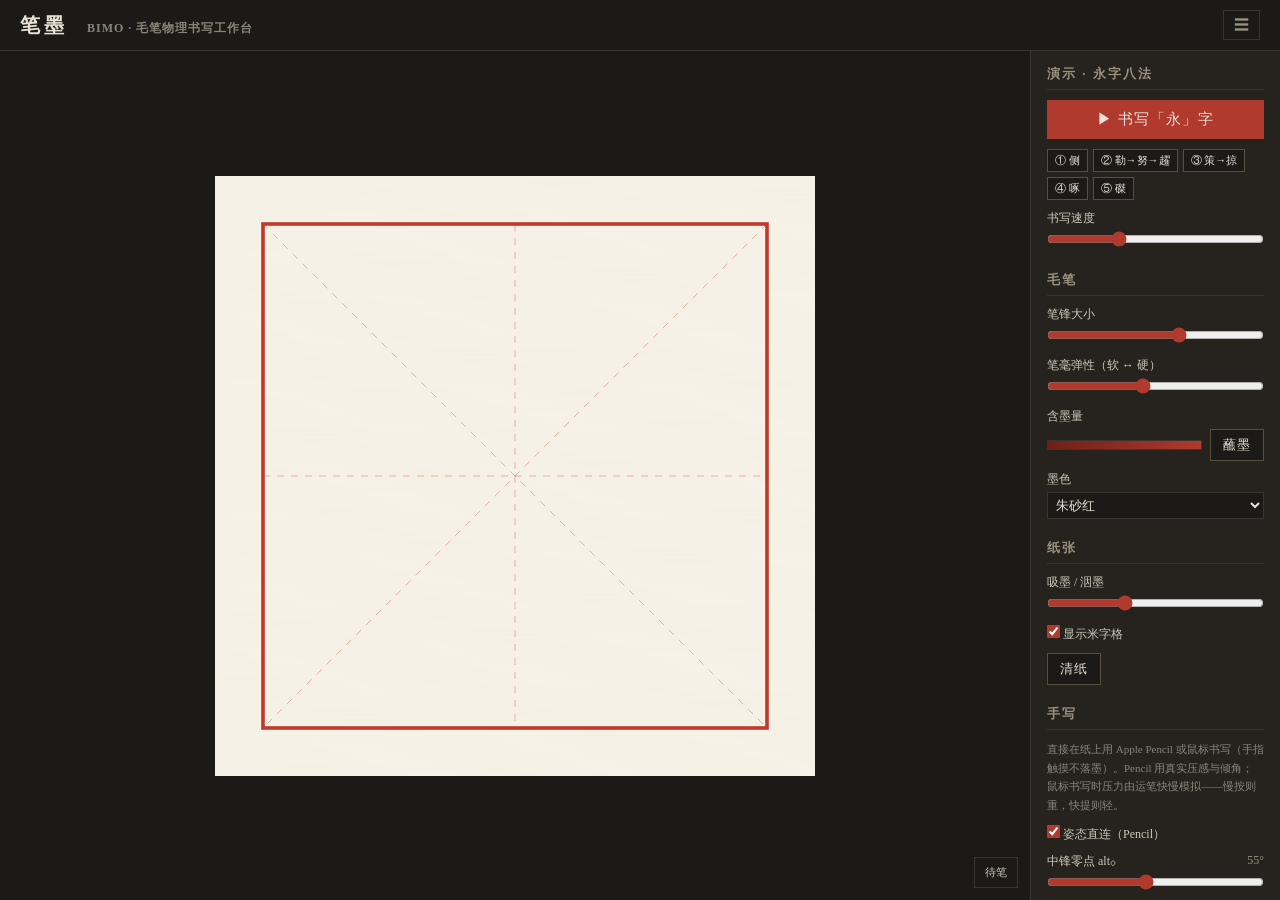
<file: index.html>
<!DOCTYPE html>
<html lang="zh-CN">
<head>
<meta charset="UTF-8">
<meta name="viewport" content="width=device-width, initial-scale=1.0, viewport-fit=cover">
<meta name="apple-mobile-web-app-capable" content="yes">
<meta name="apple-mobile-web-app-status-bar-style" content="black-translucent">
<title>笔墨 · 毛笔书写工作台</title>
<link rel="stylesheet" href="style.css">
</head>
<body>
<div id="app">
  <header>
    <h1>笔墨 <span class="sub">BIMO · 毛笔物理书写工作台</span></h1>
    <button id="btnPanel" class="ghost" title="折叠 / 展开面板" aria-label="折叠或展开面板">☰</button>
  </header>

  <main>
    <div id="stage">
      <canvas id="paperCanvas"></canvas>
      <canvas id="inkCanvas"></canvas>
      <canvas id="overlayCanvas"></canvas>
      <div id="strokeInfo" class="hidden">
        <div id="strokeName"></div>
        <div id="strokeTech"></div>
      </div>
      <div id="penHud">待笔</div>
    </div>

    <aside id="panel">
      <section>
        <h2>演示 · 永字八法</h2>
        <button id="btnDemo" class="primary">▶ 书写「永」字</button>
        <div id="strokeChips"></div>
        <label>书写速度
          <input type="range" id="speed" min="0.3" max="2.5" step="0.1" value="1">
        </label>
      </section>

      <section>
        <h2>毛笔</h2>
        <label>笔锋大小
          <input type="range" id="brushSize" min="8" max="42" step="1" value="29">
        </label>
        <label>笔毫弹性（软 ↔ 硬）
          <input type="range" id="stiffness" min="0.1" max="0.9" step="0.05" value="0.45">
        </label>
        <label>含墨量
          <div class="inkRow">
            <div id="inkBar"><div id="inkFill"></div></div>
            <button id="btnDip">蘸墨</button>
          </div>
        </label>
        <label>墨色
          <select id="inkColor">
            <option value="red" selected>朱砂红</option>
            <option value="black">墨黑</option>
          </select>
        </label>
      </section>

      <section>
        <h2>纸张</h2>
        <label>吸墨 / 洇墨
          <input type="range" id="absorb" min="0" max="1" step="0.05" value="0.35">
        </label>
        <label class="checkRow">
          <input type="checkbox" id="showGrid" checked> 显示米字格
        </label>
        <button id="btnClear">清纸</button>
      </section>

      <section>
        <h2>手写</h2>
        <p class="hint">直接在纸上用 Apple Pencil 或鼠标书写（手指触摸不落墨）。Pencil 用真实压感与倾角；鼠标书写时压力由运笔快慢模拟——慢按则重，快提则轻。</p>
        <label class="checkRow">
          <input type="checkbox" id="poseLink" checked> 姿态直连（Pencil）
        </label>
        <label>中锋零点 alt₀ <span class="val" id="poseAlt0Val">55°</span>
          <input type="range" id="poseAlt0" min="30" max="85" step="1" value="55">
        </label>
        <label>倾角增益 <span class="val" id="poseGainVal">1.2</span>
          <input type="range" id="poseGain" min="0" max="3" step="0.1" value="1.2">
        </label>
        <label>鼠标基准压力
          <input type="range" id="basePressure" min="0.2" max="1" step="0.05" value="0.65">
        </label>
        <div class="btnRow">
          <button id="btnExportSamples">导出手写样本</button>
          <span id="exportStatus" class="status"></span>
        </div>
        <!-- 链接一律页面相对：站点可能在子路径下（GitHub Pages 项目站 https://martinfly1016.github.io/BiMo/）。
             docs 链接在 Pages 上会以原文（.md）打开或下载；发布后可换成仓库 blob 链接
             设置说明是 .md，Pages 不渲染，故链到 GitHub 上的渲染页。 -->
        <p class="hint links">
          <a href="probe.html" target="_blank" rel="noopener">iPad 探针页 probe.html</a> ·
          <a href="https://github.com/martinfly1016/BiMo/blob/main/docs/ipad-setup.md" target="_blank" rel="noopener">iPad 设置说明 docs/ipad-setup.md</a>
        </p>
      </section>
    </aside>
  </main>
</div>
<script type="module" src="js/main.js"></script>
</body>
</html>
</file>
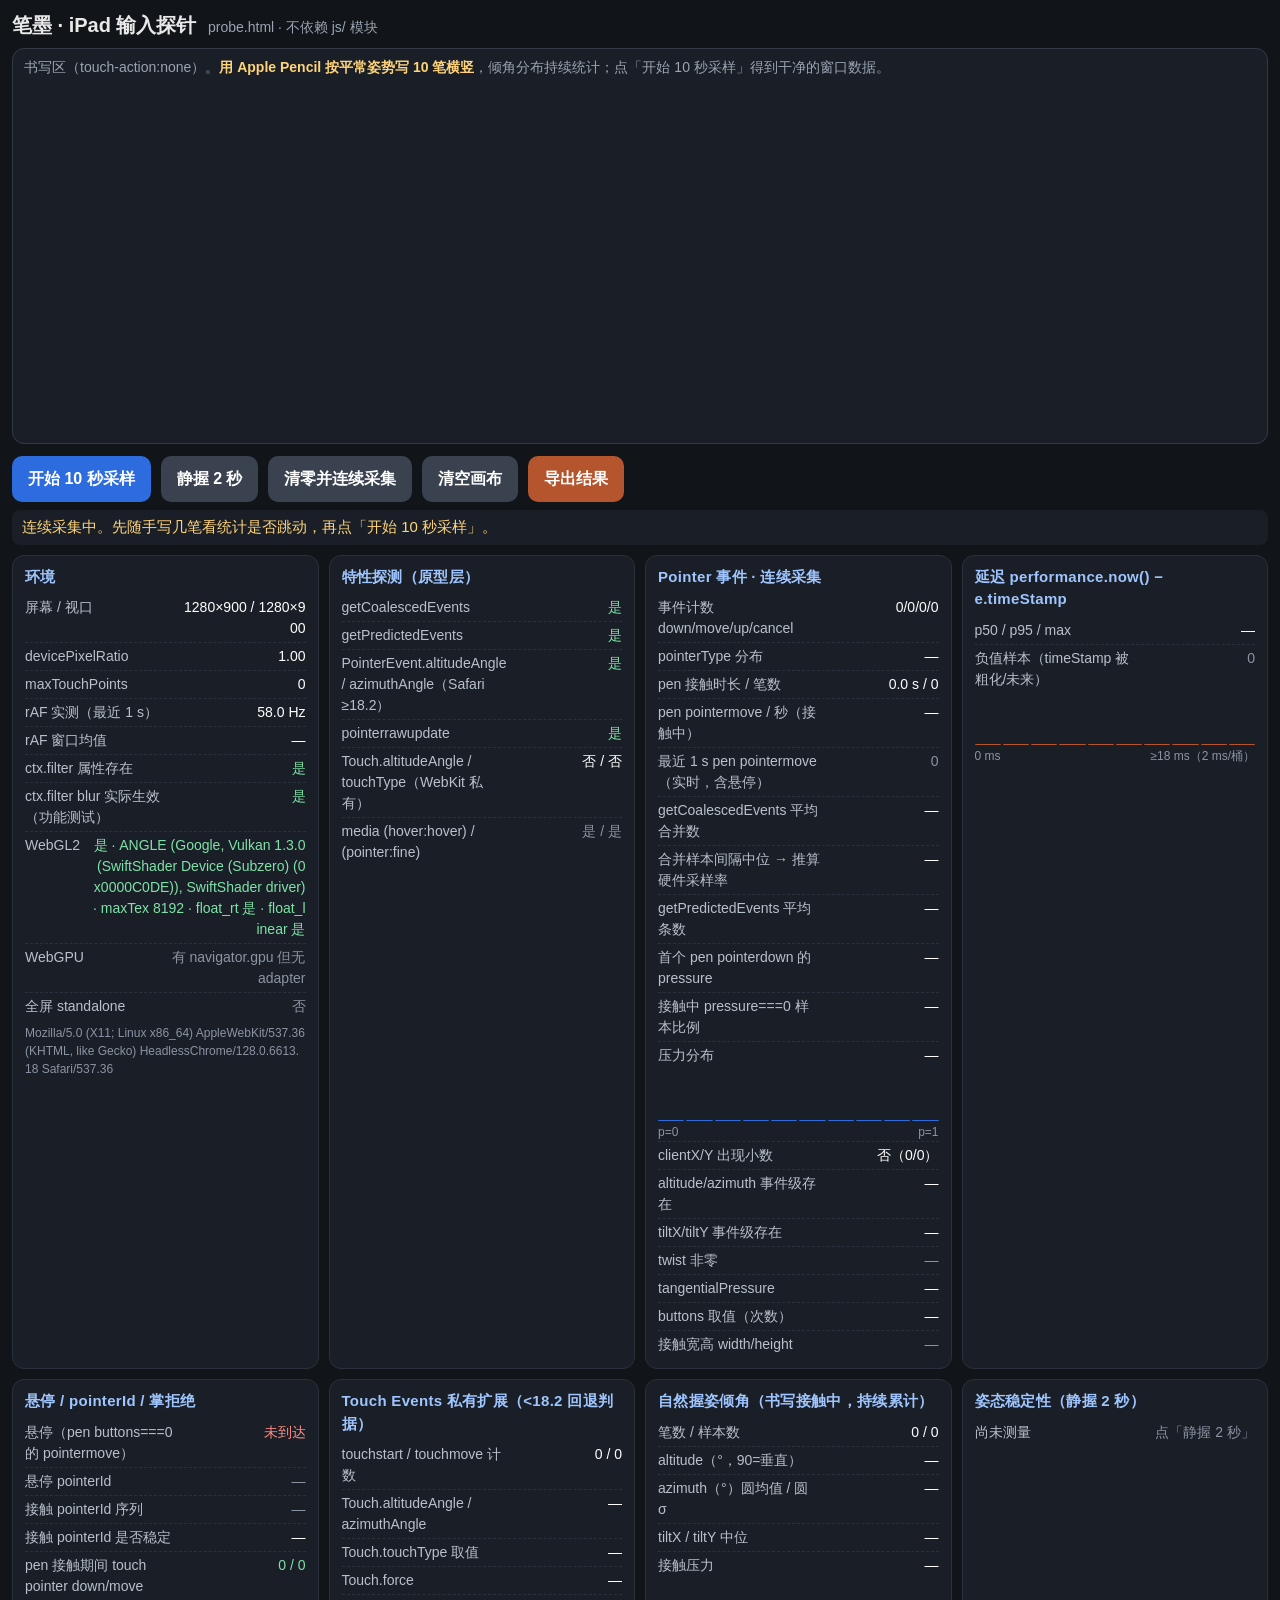
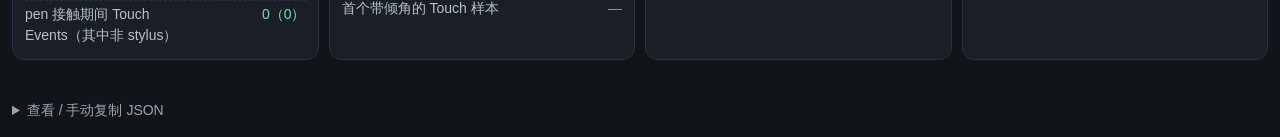
<file: probe.html>
<!DOCTYPE html>
<html lang="zh-CN">
<head>
<meta charset="UTF-8">
<meta name="viewport" content="width=device-width, initial-scale=1, viewport-fit=cover">
<meta name="apple-mobile-web-app-capable" content="yes">
<meta name="apple-mobile-web-app-status-bar-style" content="black-translucent">
<meta name="theme-color" content="#111418">
<title>笔墨 · iPad 输入探针</title>
<style>
  :root { color-scheme: dark; }
  * { box-sizing: border-box; }
  html, body { margin: 0; background: #111418; color: #e8e8e8; }
  body {
    font: 15px/1.5 -apple-system, BlinkMacSystemFont, "PingFang SC", "Helvetica Neue", Arial, sans-serif;
    padding: max(10px, env(safe-area-inset-top)) max(12px, env(safe-area-inset-right)) max(16px, env(safe-area-inset-bottom)) max(12px, env(safe-area-inset-left));
    -webkit-text-size-adjust: 100%;
    overscroll-behavior: none;
  }
  header { display: flex; align-items: baseline; gap: 12px; flex-wrap: wrap; margin-bottom: 8px; }
  h1 { font-size: 20px; margin: 0; font-weight: 600; }
  h1 small { font-weight: 400; color: #9aa4b2; font-size: 14px; margin-left: 6px; }
  #padWrap { position: relative; }
  #pad {
    display: block; width: 100%; height: 44vh; min-height: 260px;
    background: #1a1f27; border: 1px solid #333a45; border-radius: 12px;
    touch-action: none;
    -webkit-user-select: none; user-select: none; -webkit-touch-callout: none;
    cursor: crosshair;
  }
  #padHint {
    position: absolute; left: 12px; top: 10px; right: 12px; pointer-events: none;
    color: #9aa4b2; font-size: 14px; line-height: 1.4;
  }
  #padHint b { color: #ffd479; font-weight: 600; }
  #controls { display: flex; flex-wrap: wrap; gap: 10px; margin: 12px 0 8px; }
  button {
    min-height: 46px; padding: 8px 16px; font-size: 16px; font-weight: 600;
    border: 0; border-radius: 10px; color: #fff; background: #2d6cdf; cursor: pointer;
    -webkit-tap-highlight-color: transparent;
  }
  button.secondary { background: #3a4250; }
  button.warn { background: #b4552d; }
  button:disabled { opacity: .5; }
  #status {
    min-height: 26px; padding: 6px 10px; border-radius: 8px; background: #1a1f27;
    color: #ffd479; font-size: 15px; margin-bottom: 10px;
  }
  #stats { display: grid; grid-template-columns: repeat(auto-fit, minmax(300px, 1fr)); gap: 10px; }
  .card { background: #1a1f27; border: 1px solid #2a313c; border-radius: 12px; padding: 10px 12px; }
  .card h2 { font-size: 15px; margin: 0 0 6px; color: #9fc5ff; font-weight: 600; letter-spacing: .02em; }
  .row { display: flex; justify-content: space-between; gap: 10px; padding: 3px 0; border-top: 1px dashed #2a313c; font-size: 14px; }
  .row:first-of-type { border-top: 0; }
  .row .k { color: #b8c0cc; flex: 0 1 58%; }
  .row .v { color: #fff; text-align: right; font-variant-numeric: tabular-nums; word-break: break-all; }
  .v.ok { color: #7ee2a8; } .v.bad { color: #ff8a80; } .v.dim { color: #8b94a3; }
  .hist { display: flex; align-items: flex-end; gap: 2px; height: 46px; margin: 6px 0 2px; }
  .hist div { flex: 1; background: #2d6cdf; min-height: 1px; border-radius: 2px 2px 0 0; }
  .hist.lat div { background: #b4552d; }
  .histLabel { display: flex; justify-content: space-between; font-size: 12px; color: #8b94a3; }
  .ua { font-size: 12px; color: #8b94a3; word-break: break-all; margin-top: 4px; }
  #exportBox { margin-top: 12px; }
  #exportMsg { font-size: 15px; margin: 6px 0; min-height: 22px; }
  #jsonOut {
    width: 100%; height: 160px; background: #0d1015; color: #cfd6e0; border: 1px solid #2a313c;
    border-radius: 8px; font: 12px/1.4 ui-monospace, Menlo, monospace; padding: 8px; resize: vertical;
  }
  details summary { cursor: pointer; color: #9aa4b2; font-size: 14px; }
</style>
</head>
<body>
<header>
  <h1>笔墨 · iPad 输入探针 <small>probe.html · 不依赖 js/ 模块</small></h1>
</header>

<div id="padWrap">
  <canvas id="pad"></canvas>
  <div id="padHint">书写区（touch-action:none）。<b>用 Apple Pencil 按平常姿势写 10 笔横竖</b>，倾角分布持续统计；点「开始 10 秒采样」得到干净的窗口数据。</div>
</div>

<div id="controls">
  <button id="btnWindow">开始 10 秒采样</button>
  <button id="btnPosture" class="secondary">静握 2 秒</button>
  <button id="btnReset" class="secondary">清零并连续采集</button>
  <button id="btnClear" class="secondary">清空画布</button>
  <button id="btnExport" class="warn">导出结果</button>
</div>
<div id="status">连续采集中。先随手写几笔看统计是否跳动，再点「开始 10 秒采样」。</div>

<main id="stats"></main>

<section id="exportBox">
  <div id="exportMsg"></div>
  <details>
    <summary>查看 / 手动复制 JSON</summary>
    <textarea id="jsonOut" readonly spellcheck="false"></textarea>
    <div style="margin-top:6px"><button id="btnCopy" class="secondary">复制 JSON</button></div>
  </details>
</section>

<script>
(() => {
'use strict';
const $ = id => document.getElementById(id);
const DEG = 180 / Math.PI;
const now = () => performance.now();

// ---------- 统计小工具 ----------
function quantile(sorted, p) {
  const n = sorted.length; if (!n) return null;
  const i = (n - 1) * p, lo = Math.floor(i), hi = Math.ceil(i);
  return lo === hi ? sorted[lo] : sorted[lo] + (sorted[hi] - sorted[lo]) * (i - lo);
}
function sortedCopy(a) { return a.slice().sort((x, y) => x - y); }
function mean(a) { return a.length ? a.reduce((s, v) => s + v, 0) / a.length : null; }
function std(a) { if (a.length < 2) return null; const m = mean(a); return Math.sqrt(a.reduce((s, v) => s + (v - m) ** 2, 0) / (a.length - 1)); }
// 方位角是圆量：用平均合向量 R 算圆均值与圆标准差 sqrt(-2 ln R)
function circStats(rad) {
  if (!rad.length) return { mean: null, std: null };
  let c = 0, s = 0; for (const r of rad) { c += Math.cos(r); s += Math.sin(r); }
  c /= rad.length; s /= rad.length;
  const R = Math.min(1, Math.hypot(c, s));
  return { mean: Math.atan2(s, c), std: R > 0 ? Math.sqrt(-2 * Math.log(R)) : null };
}
function summary(a, scale) {
  if (!a.length) return { n: 0 };
  const s = sortedCopy(a), k = scale || 1;
  return { n: s.length, min: s[0] * k, q1: quantile(s, .25) * k, median: quantile(s, .5) * k, q3: quantile(s, .75) * k, max: s[s.length - 1] * k, mean: mean(s) * k };
}
// 有上限的样本池：满了随机替换（reservoir），保持无偏
function pool(cap) {
  return { a: [], seen: 0, cap, push(v) { this.seen++; if (this.a.length < this.cap) this.a.push(v); else { const j = Math.floor(Math.random() * this.seen); if (j < this.cap) this.a[j] = v; } } };
}
const fmt = (v, d = 2) => v == null || Number.isNaN(v) ? '—' : (typeof v === 'number' ? v.toFixed(d) : String(v));
const yn = v => v == null ? '—' : v ? '是' : '否';

// ---------- 画布 ----------
const pad = $('pad');
const ctx = pad.getContext('2d');
function fitCanvas() {
  const r = pad.getBoundingClientRect(), dpr = window.devicePixelRatio || 1;
  pad.width = Math.max(1, Math.round(r.width * dpr));
  pad.height = Math.max(1, Math.round(r.height * dpr));
  ctx.setTransform(dpr, 0, 0, dpr, 0, 0);
  ctx.lineCap = 'round'; ctx.lineJoin = 'round';
}
fitCanvas();
window.addEventListener('resize', fitCanvas);
function localPos(ev) { const r = pad.getBoundingClientRect(); return { x: ev.clientX - r.left, y: ev.clientY - r.top }; }

// ---------- 图形能力功能测试 ----------
// canvas 2D filter：画一个 1px 实心点，套 blur(2px) 再画，读相邻像素 alpha——只有 blur 真正生效时邻像素才有覆盖
function testCanvasFilter() {
  try {
    const c = document.createElement('canvas'); c.width = c.height = 9;
    const g = c.getContext('2d', { willReadFrequently: true });
    if (!('filter' in g)) return false;
    g.fillStyle = '#000'; g.fillRect(4, 4, 1, 1);
    const src = document.createElement('canvas'); src.width = src.height = 9;
    src.getContext('2d').drawImage(c, 0, 0);
    g.clearRect(0, 0, 9, 9);
    g.filter = 'blur(2px)'; g.drawImage(src, 0, 0); g.filter = 'none';
    const a = g.getImageData(2, 4, 1, 1).data[3];   // 距点 2px 的邻像素
    return a > 0;
  } catch (e) { return false; }
}
function probeWebGL2() {
  try {
    const c = document.createElement('canvas');
    const gl = c.getContext('webgl2', { antialias: false });
    if (!gl) return { supported: false };
    const ext = gl.getSupportedExtensions() || [];
    const want = ['EXT_color_buffer_float', 'EXT_color_buffer_half_float', 'OES_texture_float_linear', 'EXT_float_blend', 'EXT_texture_filter_anisotropic'];
    const dbg = gl.getExtension('WEBGL_debug_renderer_info');
    const out = {
      supported: true,
      maxTextureSize: gl.getParameter(gl.MAX_TEXTURE_SIZE),
      maxRenderbufferSize: gl.getParameter(gl.MAX_RENDERBUFFER_SIZE),
      renderer: dbg ? gl.getParameter(dbg.UNMASKED_RENDERER_WEBGL) : gl.getParameter(gl.RENDERER),
      extensions: Object.fromEntries(want.map(n => [n, ext.includes(n)])),
      extensionCount: ext.length,
    };
    const lose = gl.getExtension('WEBGL_lose_context'); if (lose) lose.loseContext();
    return out;
  } catch (e) { return { supported: false, error: String(e) }; }
}
async function probeWebGPU() {
  if (!('gpu' in navigator)) return { supported: false };
  try {
    const ad = await navigator.gpu.requestAdapter();
    if (!ad) return { supported: true, adapter: null };
    const info = ad.info || {};
    const feats = [...ad.features].slice(0, 40);
    return { supported: true, adapter: { vendor: info.vendor, architecture: info.architecture, device: info.device, description: info.description },
      features: feats, limits: { maxTextureDimension2D: ad.limits.maxTextureDimension2D, maxBufferSize: ad.limits.maxBufferSize, maxComputeWorkgroupSizeX: ad.limits.maxComputeWorkgroupSizeX } };
  } catch (e) { return { supported: true, error: String(e) }; }
}

// ---------- 结果容器 ----------
const feat = {
  PointerEvent: 'PointerEvent' in window,
  getCoalescedEvents: !!(window.PointerEvent && 'getCoalescedEvents' in PointerEvent.prototype),
  getPredictedEvents: !!(window.PointerEvent && 'getPredictedEvents' in PointerEvent.prototype),
  altitudeAngle: !!(window.PointerEvent && 'altitudeAngle' in PointerEvent.prototype),
  azimuthAngle: !!(window.PointerEvent && 'azimuthAngle' in PointerEvent.prototype),
  pointerrawupdate: 'onpointerrawupdate' in window,
  TouchEvent: 'TouchEvent' in window,
  touchAltitudeAngle: !!(window.Touch && 'altitudeAngle' in Touch.prototype),
  touchAzimuthAngle: !!(window.Touch && 'azimuthAngle' in Touch.prototype),
  touchType: !!(window.Touch && 'touchType' in Touch.prototype),
  touchForce: !!(window.Touch && 'force' in Touch.prototype),
  canvasFilter: 'filter' in ctx,
  canvasFilterWorks: testCanvasFilter(),   // 功能测试：属性存在≠生效（WebKit CanvasFiltersEnabled 默认关闭时赋值被忽略）
  webgl2: probeWebGL2(),
  webgpu: 'gpu' in navigator,               // adapter 详情异步填入 feat.webgpuAdapter
  OffscreenCanvas: 'OffscreenCanvas' in window,
  mediaHover: matchMedia('(hover: hover)').matches,
  mediaPointerFine: matchMedia('(pointer: fine)').matches,
  mediaAnyPointerFine: matchMedia('(any-pointer: fine)').matches,
};
probeWebGPU().then(r => { feat.webgpuAdapter = r; }).catch(() => {});
const env = () => ({
  userAgent: navigator.userAgent,
  platform: navigator.platform,
  maxTouchPoints: navigator.maxTouchPoints,
  screen: { width: screen.width, height: screen.height, orientation: screen.orientation && screen.orientation.type },
  inner: { width: window.innerWidth, height: window.innerHeight },
  devicePixelRatio: window.devicePixelRatio,
  visualViewportScale: window.visualViewport ? window.visualViewport.scale : null,
  standalone: !!navigator.standalone,
  timeOrigin: performance.timeOrigin,
});

function freshWindow() {
  return {
    active: false, frozen: false, startedAt: null, seconds: 0,
    frames: 0, frameIntervals: pool(2000),
    events: { down: 0, move: 0, up: 0, cancel: 0 },
    pointerTypes: {},
    penMovesInContact: 0, penMoves: 0, contactSeconds: 0, strokes: 0,
    coalesced: { supported: null, events: 0, sumLen: 0, empty: 0, maxLen: 0, intervals: pool(4000) },
    predicted: { supported: null, events: 0, sumLen: 0, empty: 0, maxLen: 0 },
    firstPenDownPressure: null, firstPenDown: null,
    samples: 0, zeroPressure: 0, pressureHist: new Array(10).fill(0), pressureVals: pool(4000),
    clientX: { fractional: 0, total: 0 },
    altAz: { present: null, altitude: pool(4000), azimuth: pool(4000) },
    tilt: { present: null, tiltX: pool(2000), tiltY: pool(2000) },
    twist: { present: null, nonzero: 0, max: 0 },
    tangentialPressure: { present: null, min: null, max: null },
    contact: { widthMin: null, widthMax: null, heightMin: null, heightMax: null },
    buttonsSeen: {}, buttonSeen: {},
    latency: { vals: pool(4000), hist: new Array(10).fill(0), negative: 0 },
    hover: { moves: 0, ids: {}, enterLeave: 0 },
    pointerIds: { down: [], contact: {}, distinct: 0 },
    palm: { touchEventsDuringPen: 0, nonStylusTouchesDuringPen: 0, touchPointerDownsDuringPen: 0, touchPointerMovesDuringPen: 0 },
    touchExt: { touchstarts: 0, touchmoves: 0, hasAltitude: null, hasAzimuth: null, hasTouchType: null, hasForce: null, touchTypes: {}, altitudeSample: null },
  };
}
const R = {
  win: freshWindow(),
  continuous: true,
  grip: { altitude: pool(20000), azimuth: pool(20000), tiltX: pool(20000), tiltY: pool(20000), pressure: pool(20000), strokes: 0 },
  posture: null,
  rafLive: { stamps: [], hz: null },
};
const recording = () => R.win.active || R.continuous;

// ---------- 指针状态 ----------
let penDown = false, penDownAt = 0, penDownId = null, penLast = null;
let anyDrawing = false, drawLast = null;
let postureCollector = null; // {alt:[], az:[], tiltX:[], tiltY:[], pressure:[], n}

function bump(o, k) { o[k] = (o[k] || 0) + 1; }
function minmax(o, kmin, kmax, v) { if (typeof v !== 'number' || Number.isNaN(v)) return; if (o[kmin] == null || v < o[kmin]) o[kmin] = v; if (o[kmax] == null || v > o[kmax]) o[kmax] = v; }

function ingestPenSample(s, inContact) {
  const W = R.win;
  W.samples++;
  if (inContact) {
    if (s.pressure === 0) W.zeroPressure++;
    const b = Math.min(9, Math.max(0, Math.floor(s.pressure * 10)));
    W.pressureHist[b]++;
    W.pressureVals.push(s.pressure);
    R.grip.pressure.push(s.pressure);
  }
  W.clientX.total++;
  if (!Number.isInteger(s.clientX) || !Number.isInteger(s.clientY)) W.clientX.fractional++;

  const hasAlt = typeof s.altitudeAngle === 'number' && typeof s.azimuthAngle === 'number';
  if (W.altAz.present === null) W.altAz.present = hasAlt;
  if (hasAlt) {
    W.altAz.altitude.push(s.altitudeAngle); W.altAz.azimuth.push(s.azimuthAngle);
    if (inContact) { R.grip.altitude.push(s.altitudeAngle); R.grip.azimuth.push(s.azimuthAngle); }
  }
  const hasTilt = typeof s.tiltX === 'number' && typeof s.tiltY === 'number';
  if (W.tilt.present === null) W.tilt.present = hasTilt;
  if (hasTilt) {
    W.tilt.tiltX.push(s.tiltX); W.tilt.tiltY.push(s.tiltY);
    if (inContact) { R.grip.tiltX.push(s.tiltX); R.grip.tiltY.push(s.tiltY); }
  }
  if (W.twist.present === null) W.twist.present = typeof s.twist === 'number';
  if (typeof s.twist === 'number' && s.twist !== 0) { W.twist.nonzero++; W.twist.max = Math.max(W.twist.max, Math.abs(s.twist)); }
  if (W.tangentialPressure.present === null) W.tangentialPressure.present = typeof s.tangentialPressure === 'number';
  minmax(W.tangentialPressure, 'min', 'max', s.tangentialPressure);
  minmax(W.contact, 'widthMin', 'widthMax', s.width);
  minmax(W.contact, 'heightMin', 'heightMax', s.height);
  bump(W.buttonsSeen, String(s.buttons));

  if (postureCollector) {
    postureCollector.n++;
    if (hasAlt) { postureCollector.alt.push(s.altitudeAngle); postureCollector.az.push(s.azimuthAngle); }
    if (hasTilt) { postureCollector.tiltX.push(s.tiltX); postureCollector.tiltY.push(s.tiltY); }
    if (inContact) postureCollector.pressure.push(s.pressure);
  }
}

// getCoalescedEvents 在合成（untrusted）事件上返回空数组：空则回退为 [e]
function coalescedOf(e) {
  const W = R.win.coalesced;
  if (typeof e.getCoalescedEvents !== 'function') { if (W.supported === null) W.supported = false; return [e]; }
  if (W.supported === null) W.supported = true;
  let list; try { list = e.getCoalescedEvents(); } catch (err) { list = []; }
  W.events++; W.sumLen += list.length; W.maxLen = Math.max(W.maxLen, list.length);
  if (!list.length) { W.empty++; return [e]; }
  for (let i = 1; i < list.length; i++) W.intervals.push(list[i].timeStamp - list[i - 1].timeStamp);
  return list;
}
function predictedOf(e) {
  const P = R.win.predicted;
  if (typeof e.getPredictedEvents !== 'function') { if (P.supported === null) P.supported = false; return; }
  if (P.supported === null) P.supported = true;
  let list; try { list = e.getPredictedEvents(); } catch (err) { list = []; }
  P.events++; P.sumLen += list.length; P.maxLen = Math.max(P.maxLen, list.length);
  if (!list.length) P.empty++;
}

function drawSegment(from, to, pressure) {
  ctx.strokeStyle = 'rgba(230,236,245,0.95)';
  ctx.lineWidth = 0.8 + 3 * (pressure || 0.3);
  ctx.beginPath(); ctx.moveTo(from.x, from.y); ctx.lineTo(to.x, to.y); ctx.stroke();
}

pad.addEventListener('pointerdown', e => {
  const W = R.win, rec = recording();
  if (rec) { W.events.down++; bump(W.pointerTypes, e.pointerType); bump(W.buttonSeen, String(e.button)); }
  try { pad.setPointerCapture(e.pointerId); } catch (err) {}
  if (e.pointerType === 'pen') {
    penDown = true; penDownAt = now(); penDownId = e.pointerId;
    if (rec) {
      if (W.firstPenDownPressure === null) {
        W.firstPenDownPressure = e.pressure;
        W.firstPenDown = { pressure: e.pressure, buttons: e.buttons, altitudeAngle: e.altitudeAngle, azimuthAngle: e.azimuthAngle, tiltX: e.tiltX, tiltY: e.tiltY, twist: e.twist, width: e.width, height: e.height, isPrimary: e.isPrimary };
      }
      if (W.pointerIds.down.length < 60) W.pointerIds.down.push(e.pointerId);
      bump(W.pointerIds.contact, String(e.pointerId));
      W.pointerIds.distinct = Object.keys(W.pointerIds.contact).length;
      ingestPenSample(e, true);
    }
  } else if (e.pointerType === 'touch' && penDown && rec) {
    W.palm.touchPointerDownsDuringPen++;
  }
  if (e.buttons & 1 || e.pointerType === 'touch') { anyDrawing = true; drawLast = localPos(e); }
});

pad.addEventListener('pointermove', e => {
  const W = R.win, rec = recording(), t = now();
  if (rec) { W.events.move++; bump(W.pointerTypes, e.pointerType); }
  if (e.pointerType === 'pen') {
    const inContact = (e.buttons & 1) !== 0;
    R.rafLive.penMoveStamps = R.rafLive.penMoveStamps || [];
    R.rafLive.penMoveStamps.push(t);
    if (rec) {
      W.penMoves++;
      const lat = t - e.timeStamp;
      if (lat < 0) W.latency.negative++;
      W.latency.vals.push(lat);
      W.latency.hist[Math.min(9, Math.max(0, Math.floor(Math.max(0, lat) / 2)))]++;
      predictedOf(e);
      const samples = coalescedOf(e);
      if (inContact) W.penMovesInContact++;
      else { W.hover.moves++; bump(W.hover.ids, String(e.pointerId)); }
      for (const s of samples) ingestPenSample(s, (s.buttons & 1) !== 0);
    } else if (postureCollector) {
      // 冻结期间仍允许「静握」任务收样本
      for (const s of coalescedOf(e)) { const c = (s.buttons & 1) !== 0; postureCollector.n++;
        if (typeof s.altitudeAngle === 'number') { postureCollector.alt.push(s.altitudeAngle); postureCollector.az.push(s.azimuthAngle); }
        if (typeof s.tiltX === 'number') { postureCollector.tiltX.push(s.tiltX); postureCollector.tiltY.push(s.tiltY); }
        if (c) postureCollector.pressure.push(s.pressure); }
    }
    if (inContact && anyDrawing) {
      const list = (typeof e.getCoalescedEvents === 'function' && e.getCoalescedEvents()) || [];
      const pts = list.length ? list : [e];
      for (const s of pts) { const p = localPos(s); if (drawLast) drawSegment(drawLast, p, s.pressure); drawLast = p; }
    }
  } else {
    if (e.pointerType === 'touch' && penDown && rec) W.palm.touchPointerMovesDuringPen++;
    if (anyDrawing && (e.buttons & 1 || e.pointerType === 'touch')) { const p = localPos(e); if (drawLast) drawSegment(drawLast, p, e.pressure || 0.3); drawLast = p; }
  }
});

function endPointer(e, cancelled) {
  const W = R.win, rec = recording();
  if (rec) { if (cancelled) W.events.cancel++; else W.events.up++; bump(W.pointerTypes, e.pointerType); bump(W.buttonsSeen, String(e.buttons)); }
  if (e.pointerType === 'pen' && penDown && e.pointerId === penDownId) {
    penDown = false;
    if (rec) { W.contactSeconds += (now() - penDownAt) / 1000; W.strokes++; }
    R.grip.strokes++;
  }
  anyDrawing = false; drawLast = null;
}
pad.addEventListener('pointerup', e => endPointer(e, false));
pad.addEventListener('pointercancel', e => endPointer(e, true));
pad.addEventListener('pointerleave', e => { if (e.pointerType === 'pen' && recording()) R.win.hover.enterLeave++; });

// Touch Events（WebKit 私有扩展：Touch.altitudeAngle / azimuthAngle / touchType）
function onTouch(kind, e) {
  if (!recording()) return;
  const T = R.win.touchExt;
  if (kind === 'start') T.touchstarts++; else T.touchmoves++;
  const t = e.changedTouches && e.changedTouches[0];
  if (!t) return;
  if (T.hasAltitude === null) {
    T.hasAltitude = 'altitudeAngle' in t; T.hasAzimuth = 'azimuthAngle' in t; T.hasTouchType = 'touchType' in t; T.hasForce = 'force' in t;
  }
  if ('touchType' in t) bump(T.touchTypes, String(t.touchType)); else bump(T.touchTypes, 'n/a');
  if (T.altitudeSample === null && typeof t.altitudeAngle === 'number') T.altitudeSample = { altitudeAngle: t.altitudeAngle, azimuthAngle: t.azimuthAngle, force: t.force, touchType: t.touchType };
  if (penDown) {
    R.win.palm.touchEventsDuringPen++;
    for (const c of e.changedTouches) if (c.touchType !== 'stylus') R.win.palm.nonStylusTouchesDuringPen++;
  }
}
pad.addEventListener('touchstart', e => onTouch('start', e), { passive: true });
pad.addEventListener('touchmove', e => onTouch('move', e), { passive: true });

// ---------- rAF 频率 ----------
let lastFrame = null;
function frame(ts) {
  const st = R.rafLive.stamps; st.push(ts);
  while (st.length && ts - st[0] > 1000) st.shift();
  R.rafLive.hz = st.length > 1 ? (st.length - 1) / ((ts - st[0]) / 1000) : null;
  if (recording()) { R.win.frames++; if (lastFrame != null) R.win.frameIntervals.push(ts - lastFrame); }
  lastFrame = ts;
  requestAnimationFrame(frame);
}
requestAnimationFrame(frame);

// ---------- 任务：10 秒窗口 / 静握 / 清零 ----------
const status = $('status');
let windowTimer = null, windowTick = null;
function startWindow() {
  clearTimeout(windowTimer); clearInterval(windowTick);
  R.win = freshWindow(); R.win.active = true; R.win.startedAt = now(); R.continuous = false; lastFrame = null;
  $('btnWindow').disabled = true;
  const t0 = now();
  windowTick = setInterval(() => { status.textContent = `采样中… 剩余 ${Math.max(0, 10 - (now() - t0) / 1000).toFixed(1)} s。请用 Pencil 持续书写横竖。`; }, 100);
  windowTimer = setTimeout(() => {
    clearInterval(windowTick);
    const W = R.win;
    if (penDown) { W.contactSeconds += (now() - penDownAt) / 1000; penDownAt = now(); }
    W.seconds = (now() - W.startedAt) / 1000; W.active = false; W.frozen = true;
    $('btnWindow').disabled = false;
    status.textContent = `10 秒窗口结束（已冻结）。pen 接触 ${W.contactSeconds.toFixed(1)} s / ${W.strokes} 笔。可继续「静握 2 秒」或「导出结果」；「清零并连续采集」恢复实时。`;
    render();
  }, 10000);
}
$('btnWindow').addEventListener('click', startWindow);

$('btnReset').addEventListener('click', () => {
  clearTimeout(windowTimer); clearInterval(windowTick);
  R.win = freshWindow(); R.continuous = true; lastFrame = null;
  R.grip = { altitude: pool(20000), azimuth: pool(20000), tiltX: pool(20000), tiltY: pool(20000), pressure: pool(20000), strokes: 0 };
  R.posture = null; $('btnWindow').disabled = false;
  status.textContent = '已清零，连续采集中。';
  render();
});

$('btnPosture').addEventListener('click', () => {
  const btn = $('btnPosture'); btn.disabled = true;
  let prep = 3;
  status.textContent = `准备 ${prep}… 请把笔尖轻放在书写区（或悬停），保持不动。`;
  const prepTimer = setInterval(() => {
    prep--;
    if (prep > 0) { status.textContent = `准备 ${prep}… 请把笔尖轻放在书写区（或悬停），保持不动。`; return; }
    clearInterval(prepTimer);
    postureCollector = { alt: [], az: [], tiltX: [], tiltY: [], pressure: [], n: 0, startedAt: now() };
    status.textContent = '记录中（2 秒）… 保持不动。';
    setTimeout(() => {
      const c = postureCollector; postureCollector = null; btn.disabled = false;
      const az = circStats(c.az);
      R.posture = {
        samples: c.n, seconds: (now() - c.startedAt) / 1000,
        altitudeStdDeg: std(c.alt) != null ? std(c.alt) * DEG : null,
        altitudeMeanDeg: mean(c.alt) != null ? mean(c.alt) * DEG : null,
        azimuthCircStdDeg: az.std != null ? az.std * DEG : null,
        azimuthMeanDeg: az.mean != null ? az.mean * DEG : null,
        tiltXStdDeg: std(c.tiltX), tiltYStdDeg: std(c.tiltY),
        pressureStd: std(c.pressure), pressureMean: mean(c.pressure), contactSamples: c.pressure.length,
      };
      status.textContent = c.n ? `静握完成：${c.n} 个样本，altitude 抖动 σ=${fmt(R.posture.altitudeStdDeg)}°，azimuth σ=${fmt(R.posture.azimuthCircStdDeg)}°。` : '静握期间没有收到 pen 事件（笔完全不动时 Safari 可能不派发 pointermove；可让笔尖轻触纸面）。';
      render();
    }, 2000);
  }, 1000);
});

$('btnClear').addEventListener('click', () => { ctx.save(); ctx.setTransform(1, 0, 0, 1, 0, 0); ctx.clearRect(0, 0, pad.width, pad.height); ctx.restore(); });

// ---------- 汇总快照 ----------
function snapshot() {
  const W = R.win;
  const lat = sortedCopy(W.latency.vals.a);
  const frameIv = sortedCopy(W.frameIntervals.a);
  const coIv = sortedCopy(W.coalesced.intervals.a);
  const secondsSoFar = W.frozen ? W.seconds : (W.startedAt != null ? (now() - W.startedAt) / 1000 : null);
  const contactSeconds = W.contactSeconds + (penDown && recording() ? (now() - penDownAt) / 1000 : 0);
  const gripAz = circStats(R.grip.azimuth.a);
  const coMed = quantile(coIv, .5);
  return {
    generatedAt: new Date().toISOString(),
    env: env(), features: feat,
    livePenMovesLastSecond: (R.rafLive.penMoveStamps || []).filter(t => now() - t <= 1000).length,
    raf: {
      liveHz: R.rafLive.hz,
      windowFrames: W.frames, windowSeconds: secondsSoFar,
      windowAvgHz: secondsSoFar ? W.frames / secondsSoFar : null,
      frameIntervalMedianMs: quantile(frameIv, .5), frameIntervalP95Ms: quantile(frameIv, .95),
    },
    window: {
      mode: W.active ? 'sampling-10s' : W.frozen ? 'frozen' : 'continuous',
      seconds: secondsSoFar, events: W.events, pointerTypes: W.pointerTypes,
      strokes: W.strokes, contactSeconds,
      penMoves: W.penMoves, penMovesInContact: W.penMovesInContact,
      penMovesPerSecondInContact: contactSeconds > 0.2 ? W.penMovesInContact / contactSeconds : null,
      coalesced: {
        supported: W.coalesced.supported, events: W.coalesced.events,
        avgPerEvent: W.coalesced.events ? W.coalesced.sumLen / W.coalesced.events : null,
        maxPerEvent: W.coalesced.maxLen, emptyLists: W.coalesced.empty,
        sampleIntervalMedianMs: coMed, sampleIntervalP95Ms: quantile(coIv, .95),
        estimatedHardwareHz: coMed ? 1000 / coMed : null,
      },
      predicted: { supported: W.predicted.supported, events: W.predicted.events, avgPerEvent: W.predicted.events ? W.predicted.sumLen / W.predicted.events : null, maxPerEvent: W.predicted.maxLen, emptyLists: W.predicted.empty },
      firstPenDownPressure: W.firstPenDownPressure, firstPenDown: W.firstPenDown,
      samples: W.samples,
      contactSamples: W.pressureVals.seen,
      zeroPressureRatioInContact: W.pressureVals.seen ? W.zeroPressure / W.pressureVals.seen : null,
      pressureHist10: W.pressureHist, pressure: summary(W.pressureVals.a),
      clientXFractional: { seen: W.clientX.fractional > 0, fractional: W.clientX.fractional, total: W.clientX.total },
      altAz: { present: W.altAz.present, altitudeDeg: summary(W.altAz.altitude.a, DEG), azimuthDeg: summary(W.altAz.azimuth.a, DEG) },
      tilt: { present: W.tilt.present, tiltX: summary(W.tilt.tiltX.a), tiltY: summary(W.tilt.tiltY.a) },
      twist: W.twist, tangentialPressure: W.tangentialPressure, contactGeometry: W.contact,
      buttonsSeen: W.buttonsSeen, buttonSeen: W.buttonSeen,
      latencyMs: { p50: quantile(lat, .5), p95: quantile(lat, .95), max: lat[lat.length - 1] ?? null, negative: W.latency.negative, hist2msBuckets: W.latency.hist, n: W.latency.vals.seen },
      hover: { supported: W.hover.moves > 0, moves: W.hover.moves, pointerIds: Object.keys(W.hover.ids), leaves: W.hover.enterLeave },
      pointerIds: { downSequence: W.pointerIds.down, distinctContactIds: W.pointerIds.distinct, stable: W.pointerIds.distinct <= 1 },
      palm: W.palm,
      touchExt: W.touchExt,
    },
    grip: {
      strokes: R.grip.strokes, samples: R.grip.altitude.seen,
      altitudeDeg: summary(R.grip.altitude.a, DEG),
      azimuthDeg: { circMean: gripAz.mean != null ? gripAz.mean * DEG : null, circStd: gripAz.std != null ? gripAz.std * DEG : null, quartiles: summary(R.grip.azimuth.a, DEG) },
      tiltX: summary(R.grip.tiltX.a), tiltY: summary(R.grip.tiltY.a),
      pressure: summary(R.grip.pressure.a),
    },
    posture: R.posture,
    canvasFilterSupported: feat.canvasFilter,
    canvasFilterWorks: feat.canvasFilterWorks,
    webgl2: feat.webgl2,
    webgpu: feat.webgpuAdapter || { supported: feat.webgpu, adapter: 'pending' },
  };
}

// ---------- 渲染面板 ----------
const esc = s => String(s).replace(/[&<>]/g, c => ({ '&': '&amp;', '<': '&lt;', '>': '&gt;' }[c]));
function row(k, v, cls) { return `<div class="row"><span class="k">${esc(k)}</span><span class="v ${cls || ''}">${esc(v)}</span></div>`; }
function card(title, rows) { return `<div class="card"><h2>${esc(title)}</h2>${rows.join('')}</div>`; }
function hist(arr, cls, labels) {
  const m = Math.max(1, ...arr);
  return `<div class="hist ${cls || ''}">${arr.map(v => `<div style="height:${Math.max(2, v / m * 100)}%" title="${v}"></div>`).join('')}</div><div class="histLabel"><span>${labels[0]}</span><span>${labels[1]}</span></div>`;
}
const okBad = (b, t, f) => `<div class="row"><span class="k">${esc(t)}</span><span class="v ${b ? 'ok' : 'bad'}">${esc(f)}</span></div>`;
const q = (s, d = 1) => s && s.n ? `中位 ${fmt(s.median, d)}（Q1 ${fmt(s.q1, d)} / Q3 ${fmt(s.q3, d)}，n=${s.n}）` : '—';
const obj = o => Object.keys(o).length ? Object.entries(o).map(([k, v]) => `${k}:${v}`).join('  ') : '—';

function render() {
  const S = snapshot(), W = S.window, e = S.env, f = S.features;
  const html = [
    card('环境', [
      row('屏幕 / 视口', `${e.screen.width}×${e.screen.height} / ${e.inner.width}×${e.inner.height}`),
      row('devicePixelRatio', fmt(e.devicePixelRatio, 2)),
      row('maxTouchPoints', e.maxTouchPoints),
      row('rAF 实测（最近 1 s）', S.raf.liveHz ? `${fmt(S.raf.liveHz, 1)} Hz` : '—'),
      row('rAF 窗口均值', S.raf.windowAvgHz ? `${fmt(S.raf.windowAvgHz, 1)} Hz（帧间隔中位 ${fmt(S.raf.frameIntervalMedianMs, 2)} ms）` : '—'),
      okBad(f.canvasFilter, "ctx.filter 属性存在", yn(f.canvasFilter)),
      okBad(f.canvasFilterWorks, 'ctx.filter blur 实际生效（功能测试）', yn(f.canvasFilterWorks) + (f.canvasFilter && !f.canvasFilterWorks ? '（属性在但被忽略：工作台的积墨内缘/晕层不会渲染）' : '')),
      okBad(f.webgl2 && f.webgl2.supported, 'WebGL2', f.webgl2 && f.webgl2.supported ? `是 · ${f.webgl2.renderer} · maxTex ${f.webgl2.maxTextureSize} · float_rt ${yn(f.webgl2.extensions.EXT_color_buffer_float)} · float_linear ${yn(f.webgl2.extensions.OES_texture_float_linear)}` : '否'),
      row('WebGPU', f.webgpuAdapter ? (f.webgpuAdapter.adapter ? `是 · ${f.webgpuAdapter.adapter.description || f.webgpuAdapter.adapter.vendor || 'adapter'} · features ${f.webgpuAdapter.features ? f.webgpuAdapter.features.length : '?'}` : (f.webgpuAdapter.supported ? '有 navigator.gpu 但无 adapter' : '否')) : (f.webgpu ? '探测中…' : '否'), 'dim'),
      row('全屏 standalone', yn(e.standalone), 'dim'),
      `<div class="ua">${esc(e.userAgent)}</div>`,
    ]),
    card('特性探测（原型层）', [
      okBad(f.getCoalescedEvents, 'getCoalescedEvents', yn(f.getCoalescedEvents)),
      okBad(f.getPredictedEvents, 'getPredictedEvents', yn(f.getPredictedEvents)),
      okBad(f.altitudeAngle, 'PointerEvent.altitudeAngle / azimuthAngle（Safari ≥18.2）', yn(f.altitudeAngle && f.azimuthAngle)),
      row('pointerrawupdate', yn(f.pointerrawupdate), f.pointerrawupdate ? 'ok' : 'dim'),
      row('Touch.altitudeAngle / touchType（WebKit 私有）', `${yn(f.touchAltitudeAngle)} / ${yn(f.touchType)}`),
      row('media (hover:hover) / (pointer:fine)', `${yn(f.mediaHover)} / ${yn(f.mediaPointerFine)}`, 'dim'),
    ]),
    card(`Pointer 事件 · ${W.mode === 'sampling-10s' ? '10 秒窗口采样中' : W.mode === 'frozen' ? '10 秒窗口（已冻结）' : '连续采集'}`, [
      row('事件计数 down/move/up/cancel', `${W.events.down}/${W.events.move}/${W.events.up}/${W.events.cancel}`),
      row('pointerType 分布', obj(W.pointerTypes)),
      row('pen 接触时长 / 笔数', `${fmt(W.contactSeconds, 1)} s / ${W.strokes}`),
      row('pen pointermove / 秒（接触中）', W.penMovesPerSecondInContact != null ? `${fmt(W.penMovesPerSecondInContact, 1)} 次/s（60Hz 屏应≈60）` : '—'),
      row('最近 1 s pen pointermove（实时，含悬停）', S.livePenMovesLastSecond, 'dim'),
      row('getCoalescedEvents 平均合并数', W.coalesced.supported ? `${fmt(W.coalesced.avgPerEvent, 2)}（最大 ${W.coalesced.maxPerEvent}，空列表 ${W.coalesced.emptyLists}）` : (W.coalesced.supported === false ? '不支持' : '—'), W.coalesced.supported === false ? 'bad' : ''),
      row('合并样本间隔中位 → 推算硬件采样率', W.coalesced.sampleIntervalMedianMs != null ? `${fmt(W.coalesced.sampleIntervalMedianMs, 2)} ms → ${fmt(W.coalesced.estimatedHardwareHz, 0)} Hz` : '—'),
      row('getPredictedEvents 平均条数', W.predicted.supported ? `${fmt(W.predicted.avgPerEvent, 2)}（最大 ${W.predicted.maxPerEvent}）` : (W.predicted.supported === false ? '不支持' : '—')),
      row('首个 pen pointerdown 的 pressure', fmt(W.firstPenDownPressure, 3)),
      row('接触中 pressure===0 样本比例', W.zeroPressureRatioInContact != null ? `${fmt(W.zeroPressureRatioInContact * 100, 1)}%（n=${W.contactSamples}）` : '—', W.zeroPressureRatioInContact > 0.05 ? 'bad' : ''),
      row('压力分布', q(W.pressure, 2)),
      hist(W.pressureHist10, '', ['p=0', 'p=1']),
      row('clientX/Y 出现小数', `${yn(W.clientXFractional.seen)}（${W.clientXFractional.fractional}/${W.clientXFractional.total}）`),
      row('altitude/azimuth 事件级存在', yn(W.altAz.present), W.altAz.present ? 'ok' : (W.altAz.present === false ? 'bad' : '')),
      row('tiltX/tiltY 事件级存在', yn(W.tilt.present)),
      row('twist 非零', W.twist.present ? `${W.twist.nonzero} 次（最大 ${W.twist.max}°）` : '—', W.twist.nonzero ? 'ok' : 'dim'),
      row('tangentialPressure', W.tangentialPressure.present ? `${fmt(W.tangentialPressure.min, 2)} … ${fmt(W.tangentialPressure.max, 2)}` : '—'),
      row('buttons 取值（次数）', obj(W.buttonsSeen)),
      row('接触宽高 width/height', W.contactGeometry.widthMin != null ? `${fmt(W.contactGeometry.widthMin, 1)}–${fmt(W.contactGeometry.widthMax, 1)} / ${fmt(W.contactGeometry.heightMin, 1)}–${fmt(W.contactGeometry.heightMax, 1)}` : '—', 'dim'),
    ]),
    card('延迟 performance.now() − e.timeStamp', [
      row('p50 / p95 / max', W.latencyMs.n ? `${fmt(W.latencyMs.p50, 2)} / ${fmt(W.latencyMs.p95, 2)} / ${fmt(W.latencyMs.max, 2)} ms（n=${W.latencyMs.n}）` : '—'),
      row('负值样本（timeStamp 被粗化/未来）', W.latencyMs.negative, W.latencyMs.negative ? 'bad' : 'dim'),
      hist(W.latencyMs.hist2msBuckets, 'lat', ['0 ms', '≥18 ms（2 ms/桶）']),
    ]),
    card('悬停 / pointerId / 掌拒绝', [
      okBad(W.hover.supported, '悬停（pen buttons===0 的 pointermove）', W.hover.supported ? `到达 ${W.hover.moves} 次` : '未到达'),
      row('悬停 pointerId', W.hover.pointerIds.join(', ') || '—', 'dim'),
      row('接触 pointerId 序列', W.pointerIds.downSequence.slice(-12).join(', ') || '—', 'dim'),
      row('接触 pointerId 是否稳定', W.pointerIds.downSequence.length ? (W.pointerIds.stable ? `稳定（唯一 ${W.pointerIds.distinctContactIds} 个）` : `变化（${W.pointerIds.distinctContactIds} 个不同）`) : '—'),
      row('pen 接触期间 touch pointer down/move', `${W.palm.touchPointerDownsDuringPen} / ${W.palm.touchPointerMovesDuringPen}`, W.palm.touchPointerDownsDuringPen ? 'bad' : 'ok'),
      row('pen 接触期间 Touch Events（其中非 stylus）', `${W.palm.touchEventsDuringPen}（${W.palm.nonStylusTouchesDuringPen}）`, W.palm.nonStylusTouchesDuringPen ? 'bad' : 'ok'),
    ]),
    card('Touch Events 私有扩展（<18.2 回退判据）', [
      row('touchstart / touchmove 计数', `${W.touchExt.touchstarts} / ${W.touchExt.touchmoves}`),
      row('Touch.altitudeAngle / azimuthAngle', W.touchExt.hasAltitude == null ? '—' : `${yn(W.touchExt.hasAltitude)} / ${yn(W.touchExt.hasAzimuth)}`, W.touchExt.hasAltitude ? 'ok' : ''),
      row('Touch.touchType 取值', obj(W.touchExt.touchTypes)),
      row('Touch.force', yn(W.touchExt.hasForce)),
      row('首个带倾角的 Touch 样本', W.touchExt.altitudeSample ? `alt ${fmt(W.touchExt.altitudeSample.altitudeAngle * DEG, 1)}° az ${fmt(W.touchExt.altitudeSample.azimuthAngle * DEG, 1)}° force ${fmt(W.touchExt.altitudeSample.force, 2)}` : '—', 'dim'),
    ]),
    card('自然握姿倾角（书写接触中，持续累计）', [
      row('笔数 / 样本数', `${S.grip.strokes} / ${S.grip.samples}`),
      row('altitude（°，90=垂直）', q(S.grip.altitudeDeg)),
      row('azimuth（°）圆均值 / 圆 σ', S.grip.azimuthDeg.circMean != null ? `${fmt(S.grip.azimuthDeg.circMean, 1)} / ${fmt(S.grip.azimuthDeg.circStd, 1)}` : '—'),
      row('tiltX / tiltY 中位', S.grip.tiltX.n ? `${fmt(S.grip.tiltX.median, 1)} / ${fmt(S.grip.tiltY.median, 1)}` : '—'),
      row('接触压力', q(S.grip.pressure, 2)),
    ]),
    card('姿态稳定性（静握 2 秒）', S.posture ? [
      row('样本数 / 时长', `${S.posture.samples} / ${fmt(S.posture.seconds, 2)} s`),
      row('altitude 均值 / σ', `${fmt(S.posture.altitudeMeanDeg, 2)}° / ${fmt(S.posture.altitudeStdDeg, 3)}°`),
      row('azimuth 均值 / 圆 σ', `${fmt(S.posture.azimuthMeanDeg, 2)}° / ${fmt(S.posture.azimuthCircStdDeg, 3)}°`),
      row('tiltX σ / tiltY σ', `${fmt(S.posture.tiltXStdDeg, 3)} / ${fmt(S.posture.tiltYStdDeg, 3)}`),
      row('pressure 均值 / σ（接触样本）', `${fmt(S.posture.pressureMean, 3)} / ${fmt(S.posture.pressureStd, 4)}（n=${S.posture.contactSamples}）`),
    ] : [row('尚未测量', '点「静握 2 秒」', 'dim')]),
  ].join('');
  $('stats').innerHTML = html;
}
render();
setInterval(render, 250);
// 面板刷新时顺带清理最近 1 秒的 pen move 时间戳（仅用于诊断）
setInterval(() => { const a = R.rafLive.penMoveStamps; if (!a) return; const t = now(); while (a.length && t - a[0] > 1000) a.shift(); }, 500);

// ---------- 导出（回退链，与 js/export-fallback.js 同步；本页是独立非模块页面，故内联一份等价实现） ----------
// (a) POST 页面相对 save-json?name=probe（Mac 上 node server.js；页面在 / 或 /bimo/ 下都对）→ exports/ 路径
// (b) navigator.share({files})：iPad Safari 15+，AirDrop 到 Mac 或存到「文件」（GitHub Pages 上没有服务器时的主路径）
// (c) <a download>：iPad 进「文件」App 的「下载」，桌面进「下载」文件夹  (d) 剪贴板 / 展开下方文本框手动复制
// 端点判定（serverSays，与模块版同一套）：2xx 成功；400/413 且响应体是 server.js 原话 → 服务器在拒绝，如实报告不回退；
// 探测确认过有服务器后再遇非 2xx 也如实报告；其余非 2xx（404/405/501，以及 CDN/反代对 POST 的 403/400/502…）→ 视作无端点，回退。
// share 必须在用户手势的同步链路里：页面加载时先探测端点（POST 空体：server.js 回 400 不落盘），点击时已知无服务器就直接 share。
// share 只在触屏设备（iPad）上参与（shareable）：桌面 Safari/Chrome 也有 navigator.share，但桌面要的是直接下载，也不探测。
let serverKnown = null;   // true / false / null(未知)
const SERVER_REJECT = /^(Bad name\b|Body is not valid JSON\b|Payload Too Large\b|Bad URL\b|Bad percent-encoding\b|Null byte in path\b|Bad path\b)/;
const ABSENT_USUAL = new Set([404, 405, 501]);
const serverSays = (status, text = '') => (status >= 200 && status < 300) ? 'ok'
  : ((status === 400 || status === 413) && SERVER_REJECT.test(String(text).trimStart())) ? 'reject' : 'absent';
const isTouchDevice = () => (navigator.maxTouchPoints > 0) || (typeof matchMedia === 'function' && matchMedia('(pointer: coarse)').matches);
const shareable = () => !!(navigator.share && navigator.canShare) && isTouchDevice();
const probeServer = () => shareable() ? fetch('save-json', { method: 'POST', cache: 'no-store' })
  .then(async r => serverSays(r.status, await r.text().catch(() => '')) !== 'absent', () => false)
  .then(v => (serverKnown = v)) : Promise.resolve(null);
probeServer();
const noServerReason = (r) => r.serverStatus === 0 ? '连不上导出服务器'
  : (typeof r.serverStatus === 'number' && !ABSENT_USUAL.has(r.serverStatus)) ? `端点返回 HTTP ${r.serverStatus}` : '无导出服务器';
const kb = n => (n / 1024).toFixed(1) + ' KB';
async function exportBlob({ blob, name, endpoint, serverBody, serverHeaders, title, clipboardText, onStatus }) {
  const bytes = blob.size, st = onStatus || (() => {});
  const extra = {};   // 回退结果附带 serverStatus（POST 的状态码；0 = 网络错误；跳过 POST 时没有）
  if (!(shareable() && serverKnown === false)) {
    st(`上传 ${name}（${kb(bytes)}）…`);
    try {
      const r = await fetch(endpoint, { method: 'POST', headers: serverHeaders, body: serverBody });
      const text = await r.text();
      const verdict = serverKnown === true && !r.ok ? 'reject' : serverSays(r.status, text);
      if (verdict === 'ok') { serverKnown = true; return { ok: true, mode: 'server', status: r.status, text, bytes, name }; }
      if (verdict === 'reject') { serverKnown = true; return { ok: false, mode: 'server', status: r.status, text, bytes, name }; }
      serverKnown = false; extra.serverStatus = r.status;
      st(`${noServerReason(extra)}，改用系统共享 / 下载…`);
    } catch (err) { extra.serverStatus = 0; st('连不上导出服务器，改用系统共享 / 下载…'); }
  }
  const file = new File([blob], name, { type: blob.type });
  const active = navigator.userActivation ? navigator.userActivation.isActive : true;
  if (active && shareable() && navigator.canShare({ files: [file] })) {
    st('打开系统共享…');
    try { await navigator.share({ files: [file], title }); return { ok: true, mode: 'share', bytes, name, ...extra }; }
    catch (err) { if (err && err.name === 'AbortError') return { ok: false, mode: 'share', text: 'cancelled', bytes, name, ...extra }; }
  }
  try {
    const url = URL.createObjectURL(blob);
    const a = document.createElement('a'); a.href = url; a.download = name; a.rel = 'noopener'; a.hidden = true;
    document.body.appendChild(a); a.click(); a.remove();
    setTimeout(() => URL.revokeObjectURL(url), 60000);
    return { ok: true, mode: 'download', bytes, name, ...extra };
  } catch (err) { /* 继续 */ }
  try {
    if (clipboardText != null && navigator.clipboard && navigator.clipboard.writeText) {
      await navigator.clipboard.writeText(clipboardText);
      return { ok: true, mode: 'clipboard', bytes, name, text: clipboardText, ...extra };
    }
  } catch (err) { /* 继续 */ }
  return { ok: false, mode: 'text', bytes, name, text: clipboardText, ...extra };
}

const exportMsg = $('exportMsg'), jsonOut = $('jsonOut');
$('btnExport').addEventListener('click', async () => {
  const json = JSON.stringify(snapshot(), null, 2);
  jsonOut.value = json;
  const name = 'probe-' + Date.now() + '.json';   // 与 server.js 的 exports/probe-<ts>.json 同构
  const size = kb(json.length);
  const setMsg = (t) => { exportMsg.textContent = t; };
  // exportBlob 到 navigator.share 之前没有 await：保住点击手势链路
  const r = await exportBlob({
    blob: new Blob([json], { type: 'application/json' }), name, title: 'bimo 探针结果',
    endpoint: 'save-json?name=probe', serverBody: json, serverHeaders: { 'Content-Type': 'application/json' },
    clipboardText: json, onStatus: setMsg,
  });
  const ok = (html) => { exportMsg.innerHTML = `<span style="color:#7ee2a8">${html}</span>`; };
  const bad = (html) => { exportMsg.innerHTML = `<span style="color:#ff8a80">${html}</span>`; };
  const why = esc(noServerReason(r));   // 无导出服务器 / 端点返回 HTTP 403 / 连不上导出服务器
  const where = isTouchDevice() ? 'iPad 在「文件」App 的「下载」里' : '在浏览器的「下载」文件夹';
  if (r.mode === 'server' && r.ok) exportMsg.innerHTML = `已保存到 Mac：<b style="color:#7ee2a8">${esc(r.text)}</b>（${size}）`;
  else if (r.mode === 'server') bad(`服务器拒绝 HTTP ${r.status}：${esc(r.text)}`);
  else if (r.mode === 'share' && r.ok) ok(`${why}（GitHub Pages / 静态站），已用系统共享发送 <b>${esc(name)}</b>（${size}）——AirDrop 到 Mac 或存到「文件」。`);
  else if (r.mode === 'share') bad('已取消共享；可再点一次，或展开下方手动复制 JSON。');
  else if (r.mode === 'download') ok(`${why}，已改为下载 <b>${esc(name)}</b>（${size}）——${where}。`);
  else if (r.mode === 'clipboard') ok(`${why}，已复制 JSON 到剪贴板（${size}）——通用剪贴板可直接在 Mac 粘贴。`);
  else bad(`${why}，且无可用导出通道：请展开下方「查看 / 手动复制 JSON」全选复制（通用剪贴板可直接在 Mac 粘贴）。局域网联调请确认 Mac 上以 <code>node server.js 8642 --lan</code> 启动。`);
});
$('btnCopy').addEventListener('click', async () => {
  if (!jsonOut.value) jsonOut.value = JSON.stringify(snapshot(), null, 2);
  try { await navigator.clipboard.writeText(jsonOut.value); exportMsg.textContent = '已复制到剪贴板。'; }
  catch (err) { jsonOut.focus(); jsonOut.select(); exportMsg.textContent = '已全选，请手动复制。'; }
});

window.__probe = { snapshot, R, feat };
})();
</script>
</body>
</html>
</file>
<file: style.css>
* { box-sizing: border-box; margin: 0; padding: 0; }

:root {
  --bg: #1c1a17;
  --panel: #26231f;
  --ink: #e8e2d6;
  --accent: #b03a2e;
  --line: #3a352f;
}

html { height: 100%; }
body {
  background: var(--bg);
  color: var(--ink);
  font-family: "Songti SC", "STSong", "SimSun", serif;
  height: 100vh;
  height: 100dvh;                 /* iPad Safari：随地址栏显隐变化的真实视口高度 */
  overflow: hidden;
  overscroll-behavior: none;      /* 手掌/边缘手势不触发橡皮筋滚动 */
  -webkit-text-size-adjust: 100%;
}

#app {
  display: flex; flex-direction: column;
  height: 100vh;
  height: 100dvh;
  padding-bottom: env(safe-area-inset-bottom);
}

header {
  padding: 10px 20px;
  border-bottom: 1px solid var(--line);
  flex: 0 0 auto;
  display: flex; align-items: center; justify-content: space-between; gap: 12px;
}
header h1 { font-size: 20px; letter-spacing: 4px; }
header .sub { font-size: 12px; color: #8a8478; letter-spacing: 1px; margin-left: 10px; }
button.ghost {
  background: transparent; border-color: var(--line); color: #9a927f;
  padding: 4px 10px; font-size: 15px; line-height: 1; letter-spacing: 0;
  min-width: 36px; min-height: 30px;   /* 触控友好 */
}
#app.panel-hidden #panel { display: none; }

main { display: flex; flex: 1 1 auto; min-height: 0; }

#stage {
  position: relative;
  flex: 1 1 auto;
  display: flex;
  align-items: center;
  justify-content: center;
  min-width: 0;
  touch-action: none;                 /* 手掌搁在画布外的舞台上也不滚动/缩放 */
  -webkit-user-select: none; user-select: none;
  -webkit-touch-callout: none;        /* 长按不弹系统菜单 */
}

#stage canvas {
  position: absolute;
  touch-action: none;
  -webkit-user-select: none; user-select: none;
  -webkit-touch-callout: none;
}
#overlayCanvas { cursor: crosshair; }

/* 输入 HUD：DOM 元素（overlay canvas 每帧 clearRect，不能画在上面） */
#penHud {
  position: absolute;
  right: 12px;
  bottom: 12px;
  font: 11px/1.55 ui-monospace, Menlo, Consolas, monospace;
  white-space: pre;
  color: #cfc8b8;
  background: rgba(28, 26, 23, 0.82);
  border: 1px solid var(--line);
  padding: 6px 10px;
  pointer-events: none;
  letter-spacing: 0;
}

#strokeInfo {
  position: absolute;
  left: 24px;
  top: 20px;
  background: rgba(28, 26, 23, 0.85);
  border: 1px solid var(--line);
  border-left: 3px solid var(--accent);
  padding: 10px 16px;
  max-width: 300px;
  pointer-events: none;
  transition: opacity 0.3s;
}
#strokeInfo.hidden { opacity: 0; }
#strokeName { font-size: 22px; letter-spacing: 3px; margin-bottom: 6px; }
#strokeTech { font-size: 13px; line-height: 1.7; color: #bdb5a5; }

#panel {
  flex: 0 0 250px;
  background: var(--panel);
  border-left: 1px solid var(--line);
  padding: 14px 16px;
  overflow-y: auto;
}

#panel section { margin-bottom: 20px; }
#panel h2 {
  font-size: 13px;
  color: #9a927f;
  letter-spacing: 2px;
  border-bottom: 1px solid var(--line);
  padding-bottom: 6px;
  margin-bottom: 10px;
}

#panel label {
  display: block;
  font-size: 12px;
  color: #cfc8b8;
  margin-bottom: 10px;
}
#panel input[type="range"] { width: 100%; margin-top: 4px; accent-color: var(--accent); }
#panel select {
  width: 100%; margin-top: 4px; background: var(--bg); color: var(--ink);
  border: 1px solid var(--line); padding: 4px; font-family: inherit;
}

button {
  background: var(--bg);
  color: var(--ink);
  border: 1px solid #55503f;
  padding: 6px 12px;
  font-family: inherit;
  font-size: 13px;
  cursor: pointer;
  letter-spacing: 1px;
}
button:hover { border-color: var(--accent); color: #fff; }
button.primary {
  width: 100%;
  background: var(--accent);
  border-color: var(--accent);
  padding: 9px;
  font-size: 15px;
  margin-bottom: 10px;
}
button.primary:hover { background: #c74537; }
button:disabled { opacity: 0.45; cursor: default; }

#strokeChips { display: flex; flex-wrap: wrap; gap: 5px; margin-bottom: 10px; }
#strokeChips button {
  font-size: 11px; padding: 3px 7px; letter-spacing: 0;
}
#strokeChips button.active { border-color: var(--accent); color: #ff9c8f; }

.inkRow { display: flex; align-items: center; gap: 8px; margin-top: 4px; }
#inkBar {
  flex: 1; height: 10px; background: var(--bg);
  border: 1px solid var(--line); position: relative;
}
#inkFill {
  height: 100%; width: 100%;
  background: linear-gradient(90deg, #6e2018, #b03a2e);
  transition: width 0.2s;
}

.checkRow { display: flex; align-items: center; gap: 6px; }
.checkRow input { accent-color: var(--accent); }

.hint { font-size: 11px; line-height: 1.7; color: #8a8478; margin-bottom: 10px; }
.hint.links a { color: #bdb5a5; text-decoration: underline dotted; }
.hint.links a:hover { color: #ff9c8f; }
#panel label .val { float: right; color: #9a927f; font-variant-numeric: tabular-nums; }
.btnRow { display: flex; align-items: center; gap: 8px; margin-bottom: 8px; flex-wrap: wrap; }
.status { font-size: 11px; color: #8a8478; line-height: 1.4; word-break: break-all; }
.status.ok { color: #8fbf7f; }
.status.err { color: #ff9c8f; }
/* 导出最后手段：可全选复制的 JSON 文本（main.js showExportText 按需创建） */
#exportText { width: 100%; height: 90px; margin-bottom: 8px; font: 10px/1.3 ui-monospace, Menlo, monospace; resize: vertical; }
</file>
